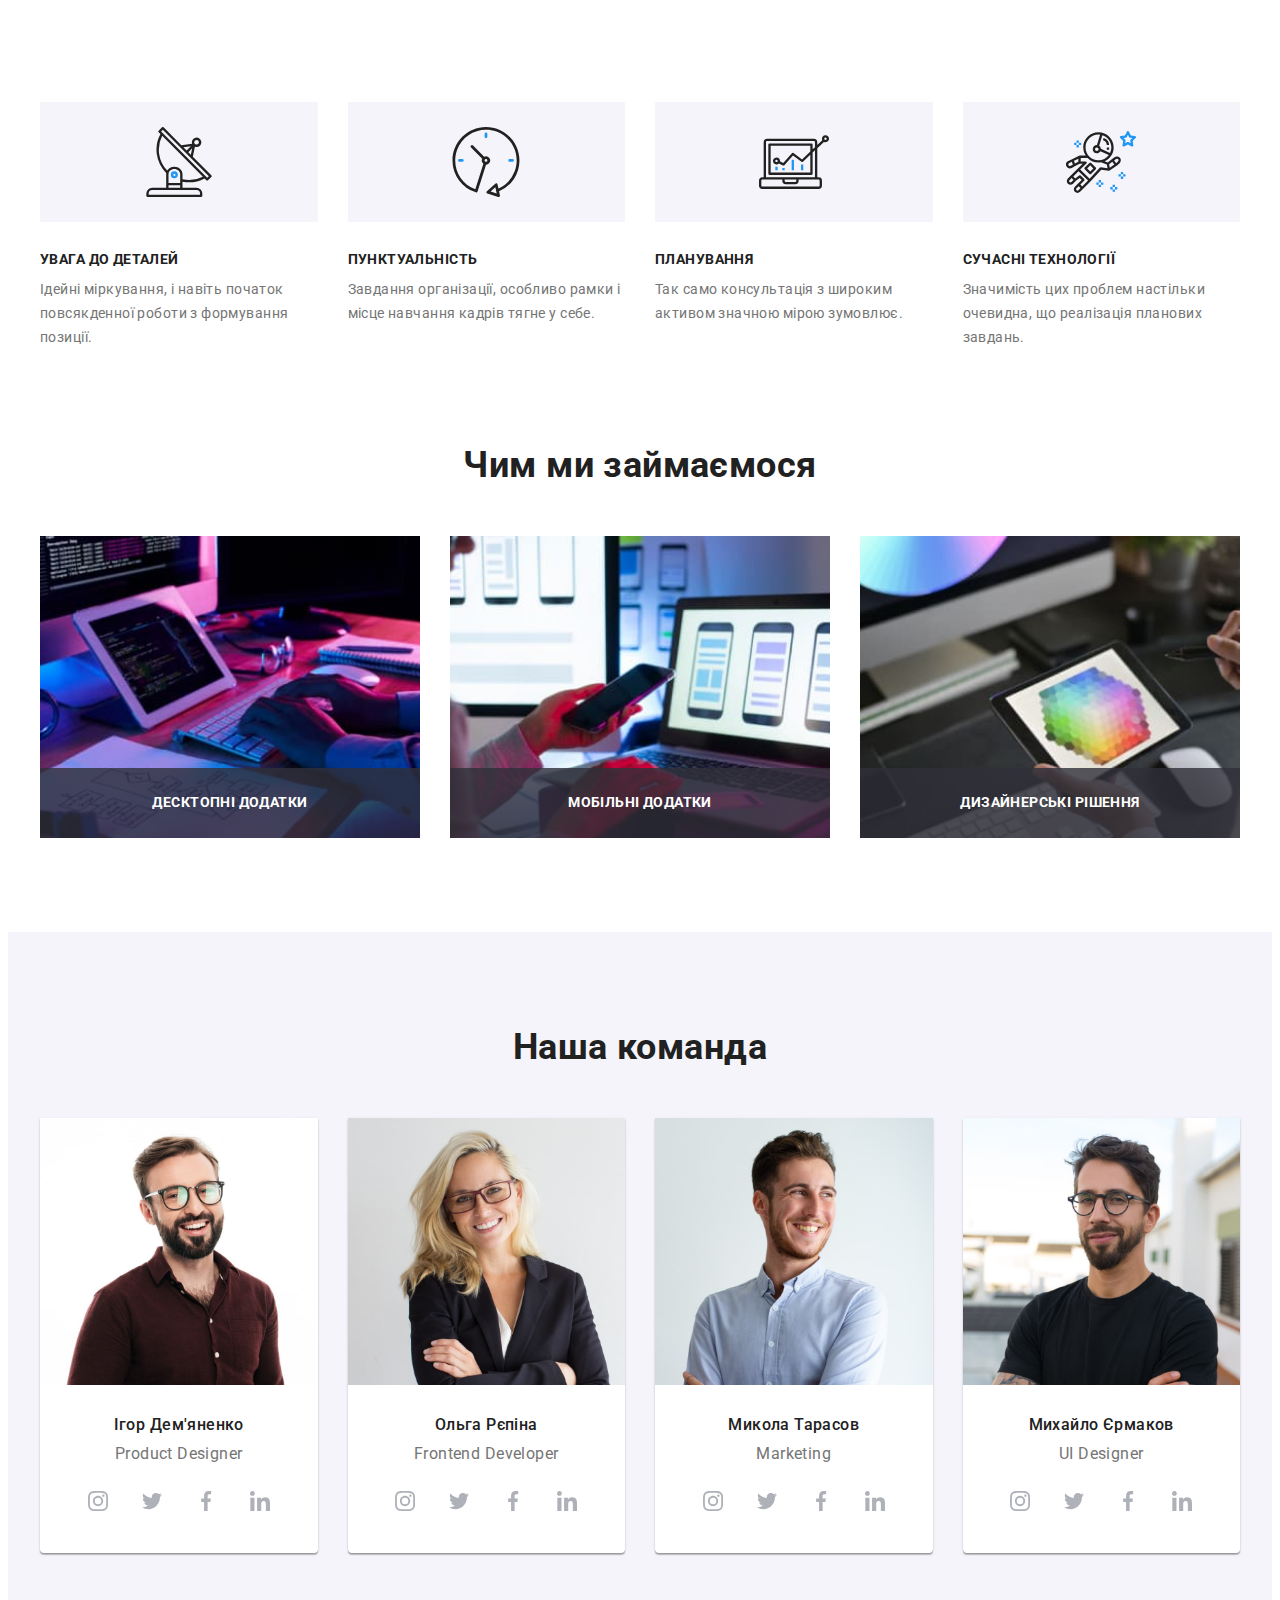
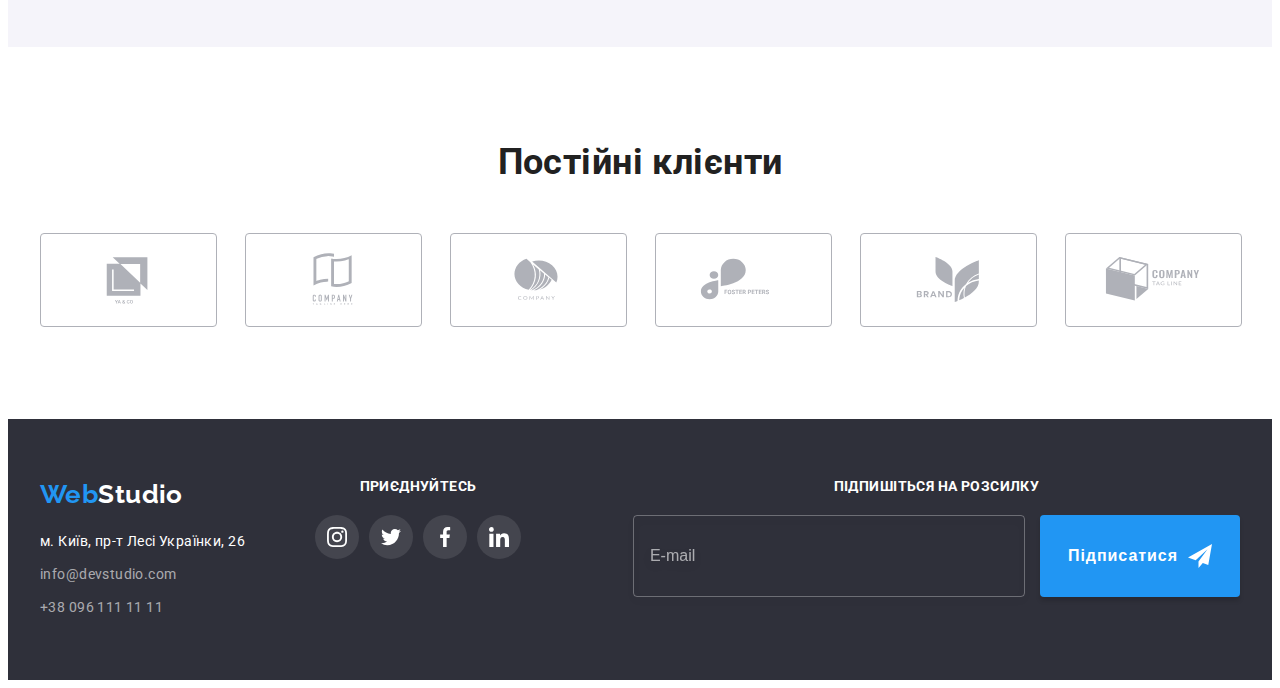
<file: index.html>
<!DOCTYPE html>
<html lang="uk">
  <head>
    <meta charset="UTF-8" />
    <meta http-equiv="X-UA-Compatible" content="IE=edge" />
    <meta name="viewport" content="width=device-width, initial-scale=1.0" />
    <title>Студія</title>
    <link rel="preconnect" href="https://fonts.googleapis.com" />
    <link rel="preconnect" href="https://fonts.gstatic.com" crossorigin />
    <link href="https://fonts.googleapis.com/css2?family=Raleway:wght@700&family=Roboto:wght@400;500;700;900&display=swap" rel="stylesheet" />
    <link
      rel="stylesheet"
      href="https://cdnjs.cloudflare.com/ajax/libs/modern-normalize/1.1.0/modern-normalize.min.css"
      integrity="sha512-wpPYUAdjBVSE4KJnH1VR1HeZfpl1ub8YT/NKx4PuQ5NmX2tKuGu6U/JRp5y+Y8XG2tV+wKQpNHVUX03MfMFn9Q=="
      crossorigin="anonymous"
      referrerpolicy="no-referrer"
    />
    <!-- <link rel="stylesheet" href="./css/styles.css" /> -->
    <link rel="stylesheet" href="./css/main.min.css" />
  </head>

  <body>
    <!-- <header class="header">
      <div class="container header__container">
        <nav class="navigation">
          <a href="./index.html" class="logo link navigation__logo">Web<span class="logo__part logo__part--dark-color">Studio</span></a>
          <ul class="site-nav list">
            <li class="site-nav__item"><a href="./index.html" class="site-nav__link current link">Студія</a></li>
            <li class="site-nav__item"><a href="./portfolio.html" class="site-nav__link link">Портфоліо</a></li>
            <li class="site-nav__item"><a href="#" class="site-nav__link link">Контакти</a></li>
          </ul>
        </nav>
        <ul class="contacts list header__contacts">
          <li class="contacts__item">
            <a href="mailto:info@devstudio.com" class="contacts__link link">
              <svg class="contacts__icon" width="16" height="12">
                <use href="./images/icons.svg#icon-envelope"></use>
              </svg>
              info@devstudio.com</a
            >
          </li>
          <li class="contacts__item">
            <a href="tel:+380961111111" class="contacts__link link">
              <svg class="contacts__icon" width="10" height="16">
                <use href="./images/icons.svg#icon-smartphone"></use>
              </svg>
              +38 096 111 11 11</a
            >
          </li>
        </ul>
      </div>
    </header> -->
    <main>
      <!-- <section class="hero">
        <div class="container hero__container">
          <h1 class="hero__title">Ефективні рішення для вашого бізнесу</h1>
          <button type="button" class="button hero__button" data-modal-open>Замовити послугу</button>
        </div>
      </section> -->
      <section class="features section">
        <div class="container">
          <h2 class="visually-hidden">Особливості</h2>
          <ul class="card-list list">
            <li class="card-list__item">
              <div class="card-list__wrap">
                <svg class="card-list__icon" width="70" height="70">
                  <use href="./images/icons.svg#icon-antenna"></use>
                </svg>
              </div>
              <h3 class="card-list__title">Увага до деталей</h3>
              <p class="card-list__descr">Ідейні міркування, і навіть початок повсякденної роботи з формування позиції.</p>
            </li>
            <li class="card-list__item">
              <div class="card-list__wrap">
                <svg class="card-list__icon" width="70" height="70">
                  <use href="./images/icons.svg#icon-clock"></use>
                </svg>
              </div>
              <h3 class="card-list__title">Пунктуальність</h3>
              <p class="card-list__descr">Завдання організації, особливо рамки і місце навчання кадрів тягне у себе.</p>
            </li>
            <li class="card-list__item">
              <div class="card-list__wrap">
                <svg class="card-list__icon" width="70" height="70">
                  <use href="./images/icons.svg#icon-diagram"></use>
                </svg>
              </div>
              <h3 class="card-list__title">Планування</h3>
              <p class="card-list__descr">Так само консультація з широким активом значною мірою зумовлює.</p>
            </li>
            <li class="card-list__item">
              <div class="card-list__wrap">
                <svg class="card-list__icon" width="70" height="70">
                  <use href="./images/icons.svg#icon-astronaut"></use>
                </svg>
              </div>
              <h3 class="card-list__title">Сучасні технології</h3>
              <p class="card-list__descr">Значимість цих проблем настільки очевидна, що реалізація планових завдань.</p>
            </li>
          </ul>
        </div>
      </section>
      <section class="work section">
        <div class="container">
          <h2 class="work__title">Чим ми займаємося</h2>
          <ul class="pictures-list list">
            <li class="pictures-list__item">
              <div class="pictures-list__bottom">
                <img src="./images/img1.jpg" alt="Набір коду з планшету" width="370" />
                <p class="pictures-list__text">Десктопні додатки</p>
              </div>
            </li>
            <li class="pictures-list__item">
              <div class="pictures-list__bottom">
                <img src="./images/img2.jpg" alt="Набір коду з телефону" width="370" />
                <p class="pictures-list__text">Мобільні додатки</p>
              </div>
            </li>
            <li class="pictures-list__item">
              <div class="pictures-list__bottom">
                <img src="./images/img3.jpg" alt="Планшет з зображенням мозаїки в руках" width="370" />
                <p class="pictures-list__text">Дизайнерські рішення</p>
              </div>
            </li>
          </ul>
        </div>
      </section>
      <section class="people section">
        <div class="container">
          <h2 class="people__title">Наша команда</h2>
          <ul class="people-list list">
            <li class="people-list__item">
              <img src="./images/photo1.jpg" alt="Молодий чоловік в темній сорочці" width="270" />
              <div class="people-list__wrap">
                <h3 class="people-list__subtitle">Ігор Дем'яненко</h3>
                <p lang="en" class="people-list__text">Product Designer</p>
                <ul class="social-list list people__social-list">
                  <li class="social-list__item">
                    <a href="" class="social-list__link">
                      <svg class="social-list__icon" width="20" height="20">
                        <use href="./images/icons.svg#icon-instagram"></use>
                      </svg>
                    </a>
                  </li>
                  <li class="social-list__item">
                    <a href="" class="social-list__link">
                      <svg class="social-list__icon" width="20" height="20">
                        <use href="./images/icons.svg#icon-twitter"></use>
                      </svg>
                    </a>
                  </li>
                  <li class="social-list__item">
                    <a href="" class="social-list__link">
                      <svg class="social-list__icon" width="20" height="20">
                        <use href="./images/icons.svg#icon-facebook"></use>
                      </svg>
                    </a>
                  </li>
                  <li class="social-list__item">
                    <a href="" class="social-list__link">
                      <svg class="social-list__icon" width="20" height="20">
                        <use href="./images/icons.svg#icon-linkedin"></use>
                      </svg>
                    </a>
                  </li>
                </ul>
              </div>
            </li>
            <li class="people-list__item">
              <img src="./images/photo2.jpg" alt="Дівчина блондинка в окулярах" width="270" />
              <div class="people-list__wrap">
                <h3 class="people-list__subtitle">Ольга Рєпіна</h3>
                <p lang="en" class="people-list__text">Frontend Developer</p>
                <ul class="social-list list people__social-list">
                  <li class="social-list__item">
                    <a href="" class="social-list__link">
                      <svg class="social-list__icon" width="20" height="20">
                        <use href="./images/icons.svg#icon-instagram"></use>
                      </svg>
                    </a>
                  </li>
                  <li class="social-list__item">
                    <a href="" class="social-list__link">
                      <svg class="social-list__icon" width="20" height="20">
                        <use href="./images/icons.svg#icon-twitter"></use>
                      </svg>
                    </a>
                  </li>
                  <li class="social-list__item">
                    <a href="" class="social-list__link">
                      <svg class="social-list__icon" width="20" height="20">
                        <use href="./images/icons.svg#icon-facebook"></use>
                      </svg>
                    </a>
                  </li>
                  <li class="social-list__item">
                    <a href="" class="social-list__link">
                      <svg class="social-list__icon" width="20" height="20">
                        <use href="./images/icons.svg#icon-linkedin"></use>
                      </svg>
                    </a>
                  </li>
                </ul>
              </div>
            </li>
            <li class="people-list__item">
              <img src="./images/photo3.jpg" alt="Молодий чоловік в світлій сорочці" width="270" />
              <div class="people-list__wrap">
                <h3 class="people-list__subtitle">Микола Тарасов</h3>
                <p lang="en" class="people-list__text">Marketing</p>
                <ul class="social-list list people__social-list">
                  <li class="social-list__item">
                    <a href="" class="social-list__link">
                      <svg class="social-list__icon" width="20" height="20">
                        <use href="./images/icons.svg#icon-instagram"></use>
                      </svg>
                    </a>
                  </li>
                  <li class="social-list__item">
                    <a href="" class="social-list__link">
                      <svg class="social-list__icon" width="20" height="20">
                        <use href="./images/icons.svg#icon-twitter"></use>
                      </svg>
                    </a>
                  </li>
                  <li class="social-list__item">
                    <a href="" class="social-list__link">
                      <svg class="social-list__icon" width="20" height="20">
                        <use href="./images/icons.svg#icon-facebook"></use>
                      </svg>
                    </a>
                  </li>
                  <li class="social-list__item">
                    <a href="" class="social-list__link">
                      <svg class="social-list__icon" width="20" height="20">
                        <use href="./images/icons.svg#icon-linkedin"></use>
                      </svg>
                    </a>
                  </li>
                </ul>
              </div>
            </li>
            <li class="people-list__item">
              <img src="./images/photo4.jpg" alt="Молодий чоловік в окулярах в темній футболці" width="270" />
              <div class="people-list__wrap">
                <h3 class="people-list__subtitle">Михайло Єрмаков</h3>
                <p lang="en" class="people-list__text">UI Designer</p>
                <ul class="social-list list people__social-list">
                  <li class="social-list__item">
                    <a href="" class="social-list__link">
                      <svg class="social-list__icon" width="20" height="20">
                        <use href="./images/icons.svg#icon-instagram"></use>
                      </svg>
                    </a>
                  </li>
                  <li class="social-list__item">
                    <a href="" class="social-list__link">
                      <svg class="social-list__icon" width="20" height="20">
                        <use href="./images/icons.svg#icon-twitter"></use>
                      </svg>
                    </a>
                  </li>
                  <li class="social-list__item">
                    <a href="" class="social-list__link">
                      <svg class="social-list__icon" width="20" height="20">
                        <use href="./images/icons.svg#icon-facebook"></use>
                      </svg>
                    </a>
                  </li>
                  <li class="social-list__item">
                    <a href="" class="social-list__link">
                      <svg class="social-list__icon" width="20" height="20">
                        <use href="./images/icons.svg#icon-linkedin"></use>
                      </svg>
                    </a>
                  </li>
                </ul>
              </div>
            </li>
          </ul>
        </div>
      </section>
      <section class="clients section">
        <div class="container">
          <h2 class="clients-title">Постійні клієнти</h2>
          <ul class="clients-list list">
            <li class="clients-item">
              <a href="" class="clients-link"
                ><svg class="client-icon" width="106" height="60">
                  <use href="./images/icons.svg#icon-logo1"></use>
                </svg>
              </a>
            </li>
            <li class="clients-item">
              <a href="" class="clients-link">
                <svg class="client-icon" width="106" height="60">
                  <use href="./images/icons.svg#icon-logo2"></use>
                </svg>
              </a>
            </li>
            <li class="clients-item">
              <a href="" class="clients-link">
                <svg class="client-icon" width="106" height="60">
                  <use href="./images/icons.svg#icon-logo3"></use>
                </svg>
              </a>
            </li>
            <li class="clients-item">
              <a href="" class="clients-link"
                ><svg class="client-icon" width="106" height="60">
                  <use href="./images/icons.svg#icon-logo4"></use>
                </svg>
              </a>
            </li>
            <li class="clients-item">
              <a href="" class="clients-link">
                <svg class="client-icon" width="106" height="60">
                  <use href="./images/icons.svg#icon-logo5"></use>
                </svg>
              </a>
            </li>
            <li class="clients-item">
              <a href="" class="clients-link">
                <svg class="client-icon" width="106" height="60">
                  <use href="./images/icons.svg#icon-logo6"></use>
                </svg>
              </a>
            </li>
          </ul>
        </div>
      </section>
    </main>
    <footer class="section footer">
      <div class="container footer__container">
        <div class="footer-logo-address-wrap">
          <a href="./index.html" class="logo link footer__logo">Web<span class="logo__part logo__part--light-color">Studio</span></a>
          <address>
            <ul class="address-list list">
              <li class="address-items">
                <a href="https://goo.gl/maps/QsHPE56uMVztVqJ69" target="_blank" rel="noreferrer nofollow noopener" class="address-item link">м. Київ, пр-т Лесі Українки, 26 </a>
              </li>
              <li class="address-items"><a href="mailto:info@devstudio.com" class="footer-contacts-item link">info@devstudio.com</a></li>
              <li class="address-items"><a href="tel:+380961111111" class="footer-contacts-item link">+38 096 111 11 11</a></li>
            </ul>
          </address>
        </div>
        <div class="footer-social-wrap">
          <p class="footer-social-text">Приєднуйтесь</p>
          <ul class="social-list list people__social-list">
            <li class="social-list__item">
              <a href="" class="social-list__link social-list__link--light-color">
                <svg class="social-list__icon" width="20" height="20">
                  <use href="./images/icons.svg#icon-instagram"></use>
                </svg>
              </a>
            </li>
            <li class="social-list__item">
              <a href="" class="social-list__link social-list__link--light-color">
                <svg class="social-list__icon" width="20" height="20">
                  <use href="./images/icons.svg#icon-twitter"></use>
                </svg>
              </a>
            </li>
            <li class="social-list__item">
              <a href="" class="social-list__link social-list__link--light-color">
                <svg class="social-list__icon" width="20" height="20">
                  <use href="./images/icons.svg#icon-facebook"></use>
                </svg>
              </a>
            </li>
            <li class="social-list__item">
              <a href="" class="social-list__link social-list__link--light-color">
                <svg class="social-list__icon" width="20" height="20">
                  <use href="./images/icons.svg#icon-linkedin"></use>
                </svg>
              </a>
            </li>
          </ul>
        </div>
        <div class="sign-in">
          <p class="sign-text">Підпишіться на розсилку</p>
          <form class="sign-form">
            <input type="text" name="mail" class="input-sign-mail" placeholder="E-mail" required />
            <button type="submit" class="btn-sign">
              Підписатися
              <svg class="sign-icon" width="24" height="24">
                <use href="./images/icons.svg#icon-send"></use>
              </svg>
            </button>
          </form>
        </div>
      </div>
    </footer>
    <div class="backdrop is-hidden" data-modal>
      <div class="modal">
        <button type="button" class="btn-close-modal" data-modal-close>
          <svg class="close-modal-icon" width="18" height="18">
            <use href="./images/icons.svg#icon-close-black"></use>
          </svg>
        </button>
        <p class="modal-title">Залиште свої дані, ми вам передзвонимо</p>
        <form>
          <div class="modal-field">
            <label for="user-name" class="modal-label">Ім'я</label>
            <div class="input-wrap">
              <input type="text" name="name" id="user-name" class="modal-input" required />
              <svg class="modal-icon" width="18" height="18">
                <use href="./images/icons.svg#icon-person-black"></use>
              </svg>
            </div>
          </div>
          <div class="modal-field">
            <label for="user-tel" class="modal-label">Телефон</label>
            <div class="input-wrap">
              <input type="tel" name="tel" id="user-tel" class="modal-input" required />
              <svg class="modal-icon" width="18" height="18">
                <use href="./images/icons.svg#icon-phone-black"></use>
              </svg>
            </div>
          </div>
          <div class="modal-field">
            <label for="user-mail" class="modal-label">Пошта</label>
            <div class="input-wrap">
              <input type="email" name="email" id="user-mail" class="modal-input" required />
              <svg class="modal-icon" width="18" height="18">
                <use href="./images/icons.svg#icon-email-black"></use>
              </svg>
            </div>
          </div>
          <div class="modal-field comment">
            <label for="user-comment" class="modal-label">Коментар</label>
            <textarea name="comment" id="user-comment" class="modal-textarea" placeholder="Введіть текст"></textarea>
          </div>
          <div class="modal-field agree">
            <label class="modal-label agee">
              <input type="checkbox" name="agreement" class="modal-checkbox visually-hidden" />
              <svg class="icon-checkbox" id="user-agreement" width="16" height="15">
                <use href="./images/icons.svg#icon-check118"></use>
              </svg>
              Погоджуюся з розсилкою та приймаю <a class="agree-link link">Умови договору</a>
            </label>
          </div>
          <button type="submit" class="modal-button-send">Відправити</button>
        </form>
      </div>
    </div>
    <script src="./js/modal.js"></script>
  </body>
</html>
</file>
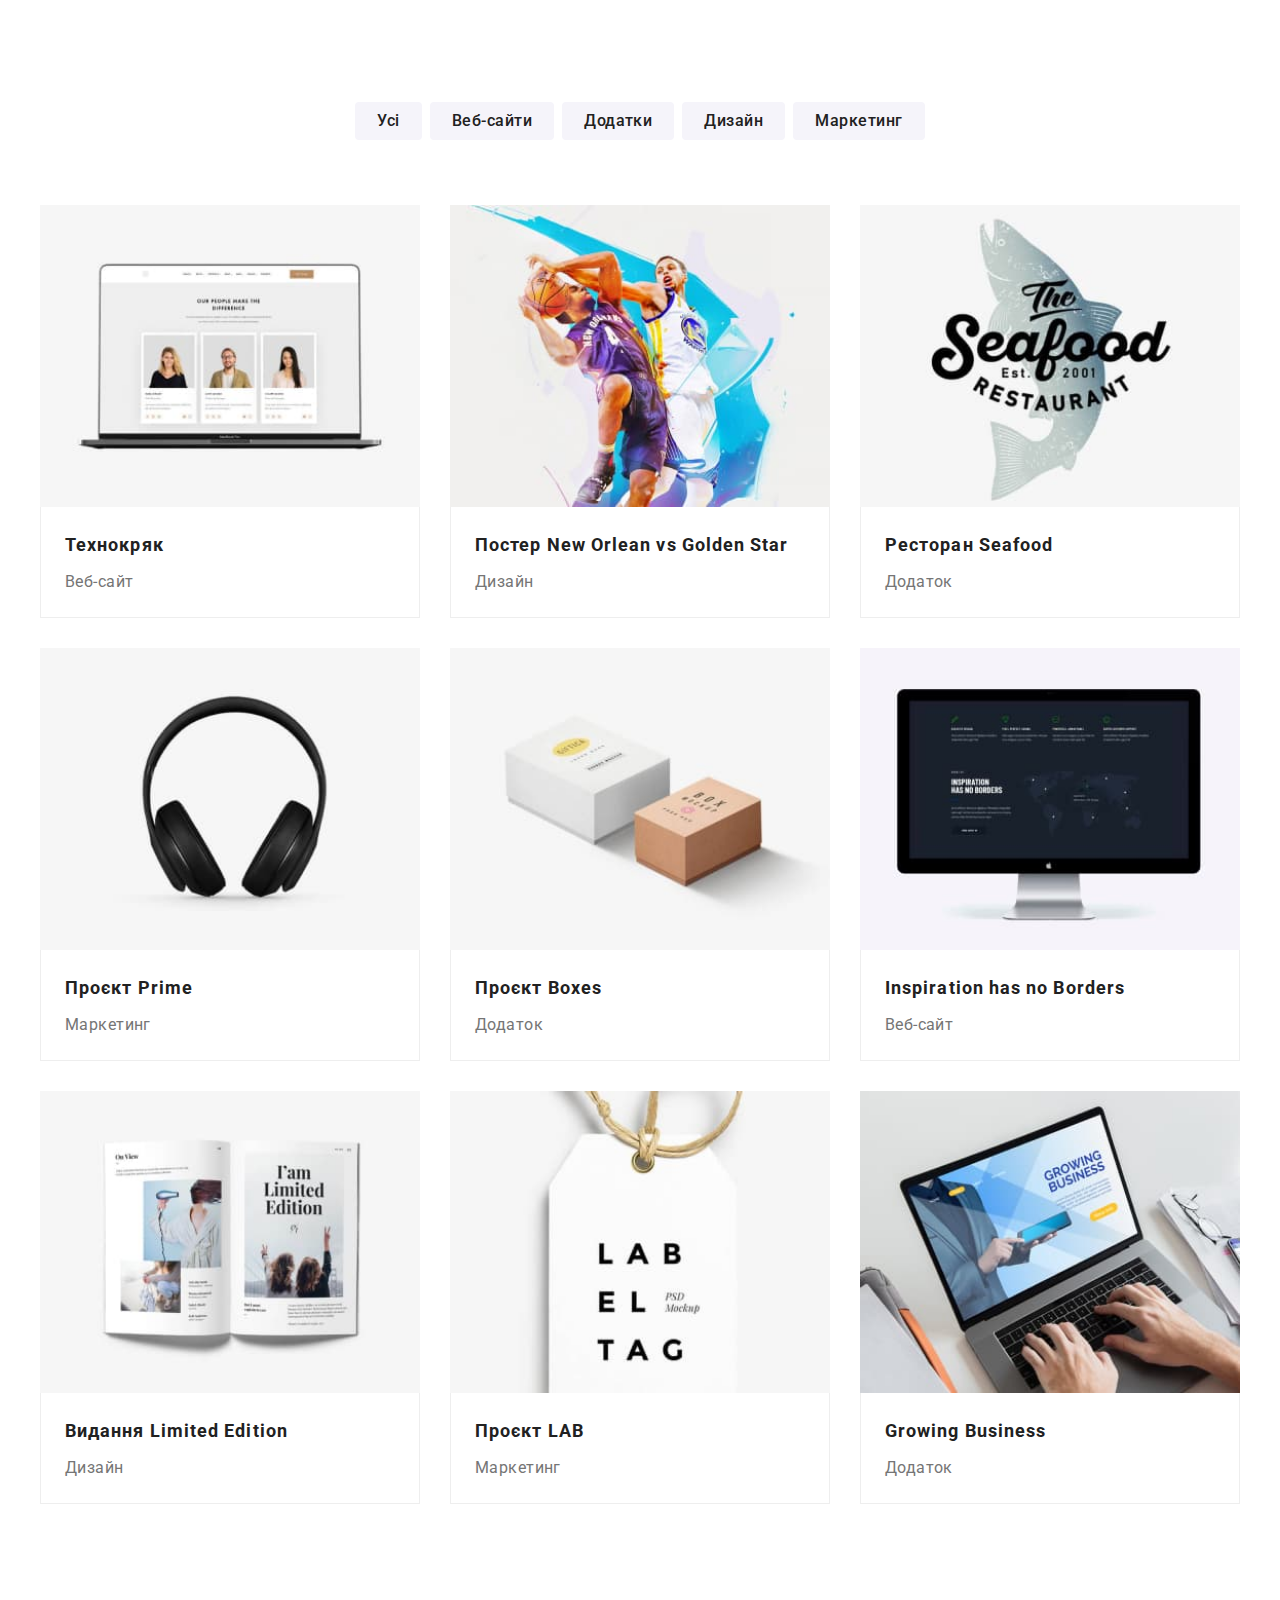
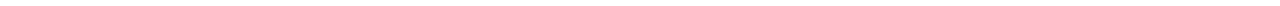
<file: portfolio.html>
<!DOCTYPE html>
<html lang="uk">
  <head>
    <meta charset="UTF-8" />
    <meta http-equiv="X-UA-Compatible" content="IE=edge" />
    <meta name="viewport" content="width=device-width, initial-scale=1.0" />
    <title>Портфоліо</title>
    <link rel="preconnect" href="https://fonts.googleapis.com" />
    <link rel="preconnect" href="https://fonts.gstatic.com" crossorigin />
    <link href="https://fonts.googleapis.com/css2?family=Raleway:wght@700&family=Roboto:wght@400;500;700;900&display=swap" rel="stylesheet" />
    <link
      rel="stylesheet"
      href="https://cdnjs.cloudflare.com/ajax/libs/modern-normalize/1.1.0/modern-normalize.min.css"
      integrity="sha512-wpPYUAdjBVSE4KJnH1VR1HeZfpl1ub8YT/NKx4PuQ5NmX2tKuGu6U/JRp5y+Y8XG2tV+wKQpNHVUX03MfMFn9Q=="
      crossorigin="anonymous"
      referrerpolicy="no-referrer"
    />
    <!-- <link rel="stylesheet" href="./css/styles.css" /> -->
    <link rel="stylesheet" href="./css/main.min.css">
  </head>
  <body>
    <!-- <header class="header">
      <div class="container header__container">
        <nav class="navigation">
          <a href="./index.html" class="logo link navigation__logo">Web<span class="logo__part">Studio</span></a>
          <ul class="site-nav list ">
            <li class="site-nav__item"><a href="./index.html" class="site-nav__link link">Студія</a></li>
            <li class="site-nav__item"><a href="./portfolio.html" class="site-nav__link link current">Портфоліо</a></li>
            <li class="site-nav__item"><a href="#" class="site-nav__link link">Контакти</a></li>
          </ul>
        </nav>
        <ul class="contacts list header__contacts">
          <li class="contacts__item">
            <a href="mailto:info@devstudio.com" class="contacts__link link">
              <svg class="contacts__icon" width="16" height="12">
                <use href="./images/icons.svg#icon-envelope"></use>
              </svg>
              info@devstudio.com</a
            >
          </li>
          <li class="contacts__item">
            <a href="tel:+380961111111" class="contacts__link link">
              <svg class="contacts__icon" width="10" height="16">
                <use href="./images/icons.svg#icon-smartphone"></use>
              </svg>
              +38 096 111 11 11</a
            >
          </li>
        </ul>
      </div>
    </header> -->
    <main>
      <section class="section">
        <div class="container">
          <h1 class="visually-hidden">Портфоліо</h1>
          <ul class="buttons-list list">
            <li class="btn-item"><button type="button" class="button-item">Усі</button></li>
            <li class="btn-item"><button type="button" class="button-item">Веб-сайти</button></li>
            <li class="btn-item"><button type="button" class="button-item">Додатки</button></li>
            <li class="btn-item"><button type="button" class="button-item">Дизайн</button></li>
            <li class="btn-item"><button type="button" class="button-item">Маркетинг</button></li>
          </ul>
          <ul class="projects-list list">
            <li class="project-item">
              <a class="card-link" href="#">
                <div class="thumb-project-img">
                  <img src="./images/portfolio-photo1.jpg" alt="Ноутбук" width="370" />
                  <p class="card-text-overlay">
                    Ресурс пропонує комплексні пропозиції з різним рівнем функціоналу та сервісів. Все це дозволить відвідувачу отримати вичерпні відомості про компанію чи приватну особу.
                  </p>
                </div>
                <div class="wrapper-project-text">
                  <h2 class="project-title">Технокряк</h2>
                  <p class="project-type">Веб-сайт</p>
                </div>
              </a>
            </li>
            <li class="project-item">
              <a class="card-link" href="#">
                <div class="thumb-project-img">
                  <img src="./images/portfolio-photo2.jpg" alt="Два хлопці з баскетбоьним мячем" width="370" />
                  <p class="card-text-overlay">
                    Ресурс пропонує комплексні пропозиції з різним рівнем функціоналу та сервісів. Все це дозволить відвідувачу отримати вичерпні відомості про компанію чи приватну особу.
                  </p>
                </div>
                <div class="wrapper-project-text">
                  <h2 class="project-title">Постер <span lang="en">New Orlean vs Golden Star</span></h2>
                  <p class="project-type">Дизайн</p>
                </div>
              </a>
            </li>
            <li class="project-item">
              <a class="card-link" href="#">
                <div class="thumb-project-img">
                  <img src="./images/portfolio-photo3.jpg" alt="Риба з надписом" width="370" />
                  <p class="card-text-overlay">
                    Ресурс пропонує комплексні пропозиції з різним рівнем функціоналу та сервісів. Все це дозволить відвідувачу отримати вичерпні відомості про компанію чи приватну особу.
                  </p>
                </div>
                <div class="wrapper-project-text">
                  <h2 class="project-title">Ресторан <span lang="en">Seafood</span></h2>
                  <p class="project-type">Додаток</p>
                </div>
              </a>
            </li>
            <li class="project-item">
              <a class="card-link" href="#">
                <div class="thumb-project-img">
                  <img src="./images/portfolio-photo4.jpg" alt="Навушники" width="370" />
                  <p class="card-text-overlay">
                    Ресурс пропонує комплексні пропозиції з різним рівнем функціоналу та сервісів. Все це дозволить відвідувачу отримати вичерпні відомості про компанію чи приватну особу.
                  </p>
                </div>
                <div class="wrapper-project-text">
                  <h2 class="project-title">Проєкт <span lang="en">Prime</span></h2>
                  <p class="project-type">Маркетинг</p>
                </div>
              </a>
            </li>
            <li class="project-item">
              <a class="card-link" href="#">
                <div class="thumb-project-img">
                  <img src="./images/portfolio-photo5.jpg" alt="Дві коробки" width="370" />
                  <p class="card-text-overlay">
                    Ресурс пропонує комплексні пропозиції з різним рівнем функціоналу та сервісів. Все це дозволить відвідувачу отримати вичерпні відомості про компанію чи приватну особу.
                  </p>
                </div>
                <div class="wrapper-project-text">
                  <h2 class="project-title">Проєкт <span lang="en">Boxes</span></h2>
                  <p class="project-type">Додаток</p>
                </div>
              </a>
            </li>
            <li class="project-item">
              <a class="card-link" href="#">
                <div class="thumb-project-img">
                  <img src="./images/portfolio-photo6.jpg" alt="Монітор компютера" width="370" />
                  <p class="card-text-overlay">
                    Ресурс пропонує комплексні пропозиції з різним рівнем функціоналу та сервісів. Все це дозволить відвідувачу отримати вичерпні відомості про компанію чи приватну особу.
                  </p>
                </div>
                <div class="wrapper-project-text">
                  <h2 lang="en" class="project-title">Inspiration has no Borders</h2>
                  <p class="project-type">Веб-сайт</p>
                </div>
              </a>
            </li>
            <li class="project-item">
              <a class="card-link" href="#">
                <div class="thumb-project-img">
                  <img src="./images/portfolio-photo7.jpg" alt="Розгорнутий журнал" width="370" />
                  <p class="card-text-overlay">
                    Ресурс пропонує комплексні пропозиції з різним рівнем функціоналу та сервісів. Все це дозволить відвідувачу отримати вичерпні відомості про компанію чи приватну особу.
                  </p>
                </div>
                <div class="wrapper-project-text">
                  <h2 class="project-title">Видання <span lang="en">Limited Edition</span></h2>
                  <p class="project-type">Дизайн</p>
                </div>
              </a>
            </li>
            <li class="project-item">
              <a class="card-link" href="#">
                <div class="thumb-project-img">
                  <img src="./images/portfolio-photo8.jpg" alt="Кулон-емблема" width="370" />
                  <p class="card-text-overlay">
                    Ресурс пропонує комплексні пропозиції з різним рівнем функціоналу та сервісів. Все це дозволить відвідувачу отримати вичерпні відомості про компанію чи приватну особу.
                  </p>
                </div>
                <div class="wrapper-project-text">
                  <h2 class="project-title">Проєкт LAB</h2>
                  <p class="project-type">Маркетинг</p>
                </div>
              </a>
            </li>
            <li class="project-item">
              <a class="card-link" href="#">
                <div class="thumb-project-img">
                  <img src="./images/portfolio-photo9.jpg" alt="Людина працює на ноутбуці" width="370" />
                  <p class="card-text-overlay">
                    Ресурс пропонує комплексні пропозиції з різним рівнем функціоналу та сервісів. Все це дозволить відвідувачу отримати вичерпні відомості про компанію чи приватну особу.
                  </p>
                </div>
                <div class="wrapper-project-text">
                  <h2 lang="en" class="project-title">Growing Business</h2>
                  <p class="project-type">Додаток</p>
                </div>
              </a>
            </li>
          </ul>
        </div>
      </section>
    </main>
    <!-- <footer class="footer">
      <div class="container footer__container">
        <div class="footer-logo-address-wrap">
          <a href="./index.html" class="logo link footer__logo">Web<span class="logo__part logo__part--light-color">Studio</span></a>
          <address>
            <ul class="address-list list">
              <li class="address-items">
                <a href="https://goo.gl/maps/QsHPE56uMVztVqJ69" target="_blank" rel="noreferrer nofollow noopener" class="address-item link">м. Київ, пр-т Лесі Українки, 26 </a>
              </li>
              <li class="address-items"><a href="mailto:info@devstudio.com" class="footer-contacts-item link">info@devstudio.com</a></li>
              <li class="address-items"><a href="tel:+380961111111" class="footer-contacts-item link">+38 096 111 11 11</a></li>
            </ul>
          </address>
        </div>
        <div class="footer-social-wrap">
          <p class="footer-social-text">Приєднуйтесь</p>
          <ul class="social-list list people__social-list">
            <li class="social-list__item">
              <a href="" class="social-list__link social-list__link--light-color">
                <svg class="social-list__icon" width="20" height="20">
                  <use href="./images/icons.svg#icon-instagram"></use>
                </svg>
              </a>
            </li>
            <li class="social-list__item">
              <a href="" class="social-list__link social-list__link--light-color">
                <svg class="social-list__icon" width="20" height="20">
                  <use href="./images/icons.svg#icon-twitter"></use>
                </svg>
              </a>
            </li>
            <li class="social-list__item">
              <a href="" class="social-list__link social-list__link--light-color">
                <svg class="social-list__icon" width="20" height="20">
                  <use href="./images/icons.svg#icon-facebook"></use>
                </svg>
              </a>
            </li>
            <li class="social-list__item">
              <a href="" class="social-list__link social-list__link--light-color">
                <svg class="social-list__icon" width="20" height="20">
                  <use href="./images/icons.svg#icon-linkedin"></use>
                </svg>
              </a>
            </li>
          </ul>
        </div>
        <div class="sign-in">
          <b class="sign-text">Підпишіться на розсилку</b>
          <form class="sign-form">
            <div class="sign-field">
              <input type="text" name="mail" class="input-sign-mail" placeholder="E-mail" />
            </div>
            <button type="submit" class="btn-sign">
              Підписатися
              <svg class="sign-icon" width="24" height="24">
                <use href="./images/icons.svg#icon-send"></use>
              </svg>
            </button>
          </form>
        </div>
      </div>
    </footer> -->
  </body>
</html>
</file>
<file: css/styles.css>
/* :root {
  --main-text-color: #757575;
  --secondary-text-color: #212121;
  --logo-text-color: #000000;
  --accent-color: #2196f3;
  --active-button-color: #188ce8;
  --white-text-color: #ffffff;
  --main-background-color: #ffffff;
  --background-portfolio-projects-item: #eeeeee;
  --background-color-our-team-section: #f5f4fa;
  --footer-contacts-text-color: rgba(255, 255, 255, 0.6);
  --background-color-footer: #2f303a;
  --line-header-color: #ececec;
  --icons-color: #afb1b8;
} */

/* body {
  font-family: 'Roboto', sans-serif;
  font-size: 14px;
  letter-spacing: 0.03em;
  color: var(--main-text-color);
  background-color: var(--main-background-color);
} */

/*  Reset */

/* ul {
  margin: 0;
  padding-left: 0;
}

h1,
h2,
h3,
h4,
h5,
h6,
p {
  margin: 0;
}

button {
  cursor: pointer;
  display: block;
  border: none;
  border-radius: 4px;
}

address {
  font-style: normal;
}

img {
  display: block;
  max-width: 100%;
  height: auto;
}

.link {
  text-decoration: none;
  color: inherit;
}

.list {
  list-style-type: none;
  padding-left: 0;
  margin: 0;
} */
/* .container {
  width: 1200px;
  margin: 0 auto;
  padding-left: 15px;
  padding-right: 15px;

} */

/* .section {
  padding-top: 94px;
  padding-bottom: 94px;
} */

/* .logo.link {
  display: block;
} */

/* Header styles */
/* 
.header.logo.link {
  padding-top: 24px;
  padding-bottom: 25px;
}

.logo {
  font-family: 'Raleway', sans-serif;
  font-weight: 700;
  font-size: 26px;
  line-height: 1.19;
  color: var(--accent-color);
}

.logo-header {
  color: var(--logo-text-color);
}

.nav-item {
  position: relative;
  font-weight: 500;
  line-height: 1.14;
  letter-spacing: 0.02em;
  color: var(--secondary-text-color);
  padding: 32px 0;
  transition-property: color;
  transition-duration: 250ms;
  transition-timing-function: cubic-bezier(0.4, 0, 0.2, 1);
}

.nav-item:hover,
.nav-item:focus {
  color: var(--accent-color);
}

.current {
  color: var(--accent-color);
}
.current::after {
  position: absolute;
  content: '';
  width: 100%;
  height: 4px;
  border-radius: 2px;
  background-color: var(--accent-color);
  display: block;
  bottom: 0;
}

.header-contacts-item {
  font-weight: 500;
  line-height: 1.14;
  letter-spacing: 0.02em;
  color: var(--main-text-color);
  padding: 32px 0;
  display: flex;
  align-items: center;
  transition-property: color;
  transition-duration: 250ms;
  transition-timing-function: cubic-bezier(0.4, 0, 0.2, 1);
}

.header-contacts-item:hover,
.header-contacts-item:focus {
  color: var(--accent-color);
}
.header {
  border-bottom: 1px solid var(--line-header-color);
}

.nav-list.list {
  display: flex;
  align-items: center;
}

.nav-list-item:not(:last-child) {
  margin-right: 50px;
}

.header-contacts.list {
  display: flex;
  margin-left: auto;
}

.header-contact-items:not(:last-child) {
  margin-right: 50px;
}

.navigation {
  display: flex;
}

.navigation > .logo.link {
  margin-right: 93px;
  padding-top: 24px;
  padding-bottom: 25px;
}
.header .container {
  display: flex;
  align-items: center;
}

.header-contact-icon {
  margin-right: 10px;
  fill: currentColor;
} */
/* Hero styles */
/* 
.hero {
  background-color: #c4c4c4;
  padding-top: 200px;
  padding-bottom: 200px;
  max-width: 1600px;
  height: 600px;
  background-image: linear-gradient(rgba(47, 48, 58, 0.4), rgba(47, 48, 58, 0.4)), url(../images/hero-bg.jpg);
  background-position: center;
  background-size: cover;
  background-repeat: no-repeat;
  margin-left: auto;
  margin-right: auto;
}

.hero-title {
  font-weight: 900;
  font-size: 44px;
  line-height: 1.36;
  text-align: center;
  letter-spacing: 0.06em;
  text-transform: uppercase;
  color: var(--white-text-color);
  margin-bottom: 30px;
  max-width: 696px;
  margin-left: auto;
  margin-right: auto;
  
}

.hero-button {
  font-family: inherit;
  font-weight: 700;
  font-size: 16px;
  line-height: 1.88;
  letter-spacing: 0.06em;
  color: var(--white-text-color);
  background-color: var(--accent-color);
  padding: 10px 32px;
  margin-left: auto;
  margin-right: auto;
  transition: background-color 250ms cubic-bezier(0.4, 0, 0.2, 1);
}

.hero-button:hover,
.hero-button:focus {
  background-color: var(--active-button-color);
} */

/* Features styles */

/* .visually-hidden {
  position: absolute;
  width: 1px;
  height: 1px;
  margin: -1px;
  border: 0;
  padding: 0;

  white-space: nowrap;
  clip-path: inset(100%);
  clip: rect(0 0 0 0);
  overflow: hidden;
} */
/* 
.features-subtitle {
  font-size: 14px;
  line-height: 1.14;
  text-transform: uppercase;
  color: var(--secondary-text-color);
  margin-bottom: 10px;
}

.features-descr {
  line-height: 1.71;
}

.features-item {
  width: calc((100% - 90px) / 4);
}
.features-list {
  display: flex;
}
.features-item:not(:last-child) {
  margin-right: 30px;
}

.features-icon-wrap {
  width: 100%;
  height: 120px;
  background-color: #f5f4fa;
  display: flex;
  justify-content: center;
  align-items: center;
  margin-bottom: 30px;
} */

/* Work styles */
/* 
.work-title,
.team-title,
.clients-title {
  font-size: 36px;
  line-height: 1.17;
  text-align: center;
  color: var(--secondary-text-color);
  margin-bottom: 50px;
} */
/* 
.section.work {
  padding-top: 0;
}

.work-item {
  width: calc((100% - 60px) / 3);
}

.work-list {
  display: flex;
}

.work-item:not(:last-child) {
  margin-right: 30px;
}

.work-img-thumb {
  position: relative;
}

.work-overlay {
  position: absolute;
  width: 100%;
  height: 70px;
  bottom: 0;
  background-color: rgba(47, 48, 58, 0.8);
  font-weight: 700;
  line-height: 1.14;
  text-transform: uppercase;
  color: var(--white-text-color);
  display: flex;
  align-items: center;
  justify-content: center;
} */

/* Our team styles */
/* 
.our-team {
  background-color: var(--background-color-our-team-section);
}

.team-list {
  display: flex;
}

.team-item {
  background-color: var(--main-background-color);
  width: calc((100% - 90px) / 4);
  box-shadow: 0px 1px 3px rgba(0, 0, 0, 0.12), 0px 1px 1px rgba(0, 0, 0, 0.14), 0px 2px 1px rgba(0, 0, 0, 0.2);
  border-radius: 0px 0px 4px 4px;
}

.team-item:not(:last-child) {
  margin-right: 30px;
}

.subtitle-profession {
  padding-top: 30px;
  padding-bottom: 30px;
}

.team-subtitle {
  font-weight: 500;
  font-size: 16px;
  line-height: 1.19;
  text-align: center;
  color: var(--secondary-text-color);
  margin-bottom: 10px;
}

.team-profession {
  font-size: 16px;
  line-height: 1.19;
  text-align: center;
  margin-bottom: 16px;
}

.social-list {
  display: flex;
  gap: 10px;
  justify-content: center;
}
.social-item {
  width: 44px;
  height: 44px;
}

.social-link {
  width: 100%;
  height: 100%;
  border-radius: 50%;
  display: flex;
  align-items: center;
  justify-content: center;
  color: var(--icons-color);
  transition: background-color 250ms cubic-bezier(0.4, 0, 0.2, 1), color 250ms cubic-bezier(0.4, 0, 0.2, 1);
}

.social-icon {
  fill: currentColor;
}

.social-link:hover,
.social-link:focus {
  background-color: var(--accent-color);
  color: var(--main-background-color);
} */

/*  Clients styles */
/* 
.clients-title {
  margin-bottom: 50px;
}

.clients-list {
  display: flex;
  gap: 30px;
}
.clients-item {
  width: calc((100% - 150px) / 6);
  height: 92px;
}
.clients-link {
  width: 100%;
  height: 100%;
  display: flex;
  justify-content: center;
  align-items: center;
  border: 1px solid currentColor;
  border-radius: 4px;
  color: var(--icons-color);
  transition: color 250ms cubic-bezier(0.4, 0, 0.2, 1);
}

.client-icon {
  fill: currentColor;
}

.clients-link:hover,
.clients-link:focus {
  
  color: var(--accent-color);
} */

/*  Footer styles */
/* 
.footer-section {
  background-color: var(--background-color-footer);
  padding-top: 60px;
  padding-bottom: 60px;
}

.footer-section .logo.link {
  margin-bottom: 20px;
}
.logo-footer {
  color: var(--white-text-color);
}
.address-items:not(:last-child) {
  margin-bottom: 9px;
}

.address-item.link {
  line-height: 1.71;
  color: var(--white-text-color);
}
.address-list .link {
  transition: color 250ms cubic-bezier(0.4, 0, 0.2, 1);
}

.address-item.link:hover,
.address-item.link:focus {
  color: var(--accent-color);
}
.footer-contacts-item.link {
  line-height: 1.71;
  color: var(--footer-contacts-text-color);
}

.footer-contacts-item.link:hover,
.footer-contacts-item.link:focus {
  color: var(--accent-color);
}

.footer-social-text {
  font-weight: 700;
  font-size: 14px;
  line-height: 1, 14px;
  text-transform: uppercase;
  color: var(--white-text-color);
  margin-bottom: 20px;
}

.footer-social-list {
  display: flex;
  gap: 10px;
  justify-content: center;
}
.footer-social-item {
  width: 44px;
  height: 44px;
}

.footer-social-link {
  width: 100%;
  height: 100%;
  display: flex;
  justify-content: center;
  align-items: center;
  border-radius: 50%;
  background-color: rgba(255, 255, 255, 0.1);
  color: var(--white-text-color);
  transition: background-color 250ms cubic-bezier(0.4, 0, 0.2, 1);
}

.footer-social-icon {
  fill: currentColor;
}

.footer-social-link:hover,
.footer-social-link:focus {
  background-color: var(--accent-color);
}

.footer-logo-address-wrap {
  margin-right: 70px;
}
.footer-contaier {
  display: flex;
  align-items: baseline;
}

.sign-in {
  margin-left: auto;
}

.sign-text {
  display: block;
  font-weight: 700;
  line-height: 1.14;
  text-transform: uppercase;
  color: var(--white-text-color);
  margin-bottom: 20px;
}

.input-sign-mail {
  border: 1px solid rgba(255, 255, 255, 0.3);
  filter: drop-shadow(0px 4px 4px rgba(0, 0, 0, 0.15));
  border-radius: 4px;
  background-color: transparent;
  width: 358px;
  height: 50px;
  padding: 15px 16px;
  margin-right: 15px;
  outline: transparent;
  color: var(--white-text-color);
}

.input-sign-mail::placeholder {
  font-weight: 400;
  font-size: 16px;
  line-height: 1.25;
  display: flex;
  align-items: center;
  color: rgba(255, 255, 255, 0.6);
}

.btn-sign {
  background: var(--accent-color);
  box-shadow: 0px 4px 4px rgba(0, 0, 0, 0.15);
  border-radius: 4px;
  padding: 10px 28px;
  font-weight: 700;
  font-size: 16px;
  line-height: 1.88;
  display: flex;
  align-items: center;
  text-align: center;
  letter-spacing: 0.06em;
  color: var(--white-text-color);
  transition: background-color 250ms cubic-bezier(0.4, 0, 0.2, 1);
}

.btn-sign:hover,
.btn-sign:focus {
  background-color: var(--active-button-color);
}

.sign-icon {
  margin-left: 10px;
  fill: var(--main-background-color);
}

.sign-form {
  display: flex;
} */

/* Portfolio styles */
/* 
.buttons-list {
  display: flex;
  justify-content: center;
  margin-bottom: 50px;
}
.btn-item:not(:last-child) {
  margin-right: 8px;
}

.button-item {
  font-family: inherit;
  font-weight: 500;
  font-size: 16px;
  line-height: 1.63;
  text-align: center;
  letter-spacing: 0.03em;
  color: var(--secondary-text-color);
  background: #f5f4fa;
  padding: 6px 22px;
  transition: background-color 250ms cubic-bezier(0.4, 0, 0.2, 1), color 250ms cubic-bezier(0.4, 0, 0.2, 1), box-shadow 250ms cubic-bezier(0.4, 0, 0.2, 1);
}

.button-item:hover,
.button-item:focus {
  color: var(--white-text-color);
  background-color: var(--accent-color);
  box-shadow: 0px 3px 1px rgba(0, 0, 0, 0.1), 0px 1px 2px rgba(0, 0, 0, 0.08), 0px 2px 2px rgba(0, 0, 0, 0.12);
}

.project-title {
  font-size: 18px;
  line-height: 2;
  letter-spacing: 0.06em;
  color: var(--secondary-text-color);
  margin-bottom: 4px;
}

.project-type {
  font-size: 16px;
  line-height: 1.88;
}

.wrapper-project-text {
  padding: 20px 24px;
  border-left: 1px solid var(--background-portfolio-projects-item);
  border-right: 1px solid var(--background-portfolio-projects-item);
  border-bottom: 1px solid var(--background-portfolio-projects-item);
}

.projects-list.list {
  display: flex;
  flex-wrap: wrap;
  gap: 30px;
}

.project-item {
  flex-basis: calc((100% - 60px) / 3);
}

.card-link {
  color: currentColor;
  text-decoration: none;
  display: block;
  transition: box-shadow 250ms cubic-bezier(0.4, 0, 0.2, 1);
}

.card-link:hover,
.card-link:focus {
  box-shadow: 0px 1px 1px rgba(0, 0, 0, 0.12), 0px 4px 4px rgba(0, 0, 0, 0.06), 1px 4px 6px rgba(0, 0, 0, 0.16);
}

.thumb-project-img {
  position: relative;
  display: block;
  overflow: hidden;
}

.card-text-overlay {
  position: absolute;
  width: 100%;
  height: 100%;
  top: 0;
  left: 0;
  padding: 63px 24px;
  font-weight: 400;
  font-size: 18px;
  line-height: 1.56;
  color: var(--white-text-color);
  background-color: rgba(33, 150, 243, 0.9);
  transform: translateY(100%);
  transition: transform 250ms cubic-bezier(0.4, 0, 0.2, 1);
}

.card-link:hover .card-text-overlay,
.card-link:focus .card-text-overlay {
  transform: translateY(0);
} */

/* Modal styles */
/* 
.backdrop {
  position: fixed;
  top: 0;
  left: 0;
  width: 100%;
  height: 100%;
  background-color: rgba(0, 0, 0, 0.2);
  transition: opacity 300ms linear, visibility 300ms linear;
}

.backdrop.is-hidden {
  opacity: 0;
  pointer-events: none;
  visibility: hidden;
}
.modal {
  position: absolute;
  width: 528px;
  height: 581px;
  background-color: var(--main-background-color);
  box-shadow: 0px 1px 3px rgba(0, 0, 0, 0.12), 0px 1px 1px rgba(0, 0, 0, 0.14), 0px 2px 1px rgba(0, 0, 0, 0.2);
  border-radius: 4px;
  top: 50%;
  left: 50%;
  transform: translateX(-50%) translateY(-50%) scale(1);
  transition: transform 250ms cubic-bezier(0.4, 0, 0.2, 1);
  padding: 40px;
}

.backdrop.is-hidden .modal {
  transform: translateX(-50%) translateY(-50%) scale(0);
}

.btn-close-modal {
  position: absolute;
  top: 8px;
  right: 8px;
  width: 30px;
  height: 30px;
  border-radius: 50%;
  cursor: pointer;
  display: flex;
  align-items: center;
  justify-content: center;
  background: var(--main-background-color);
  border: 1px solid rgba(0, 0, 0, 0.1);
  transition: fill 250ms cubic-bezier(0.4, 0, 0.2, 1);
}

.btn-close-modal:hover,
.btn-close-modal:focus {
  fill: var(--accent-color);
}

.modal-title {
  margin-bottom: 12px;
  font-weight: 700;
  font-size: 20px;
  line-height: 1.15;
  text-align: center;
  color: var(--secondary-text-color);
}

.modal-label {
  display: block;
  margin-bottom: 4px;
  font-weight: 400;
  font-size: 12px;
  line-height: 1.17;
  letter-spacing: 0.01em;
}

.modal-input {
  display: block;
  width: 100%;
  height: 40px;
  border: 1px solid rgba(33, 33, 33, 0.2);
  border-radius: 4px;
  padding-left: 42px;
  outline: transparent;
  transition: border-color 250ms cubic-bezier(0.4, 0, 0.2, 1);
}

.modal-input:focus,
.modal-input:hover {
  border-color: var(--accent-color);
}

.modal-input:focus + .modal-icon,
.modal-input:hover + .modal-icon {
  fill: var(--accent-color);
}

.modal-field {
  margin-bottom: 10px;
}

.input-wrap {
  position: relative;
}

.modal-icon {
  position: absolute;
  left: 12px;
  top: 50%;
  transform: translateY(-50%);
  transition: fill 250ms cubic-bezier(0.4, 0, 0.2, 1);
}

.modal-textarea {
  width: 100%;
  height: 120px;
  padding: 12px 16px;
  border: 1px solid rgba(33, 33, 33, 0.2);
  border-radius: 4px;
  outline: transparent;
  resize: none;
  transition: border-color 250ms cubic-bezier(0.4, 0, 0.2, 1);
}

.modal-textarea::placeholder {
  font-weight: 400;
  font-size: 12px;
  line-height: 1.17;
  letter-spacing: 0.01em;
  color: rgba(117, 117, 117, 0.5);
}

.modal-textarea:hover,
.modal-textarea:focus {
  border-color: var(--accent-color);
}

.modal-field.comment {
  margin-bottom: 20px;
}

.icon-checkbox {
  width: 16px;
  height: 15px;
  border-radius: 3px;
  border: 2px solid var(--secondary-text-color);
  display: inline-flex;
  justify-content: center;
  align-items: center;
  margin-right: 7px;
}

.modal-checkbox:focus + .icon-checkbox{
  border-color: var(--active-button-color);
}

.modal-checkbox:checked + .icon-checkbox {
  border-color: transparent;
  background-color: var(--accent-color);
  background-origin: border-box;
}

.modal-label.agee {
  font-weight: 400;
  font-size: 14px;
  line-height: 1.71;
  letter-spacing: 0.03em;
  margin: 0;
  display: flex;
  align-items: center;
}

.agree-link {
  position: relative;
  color: var(--accent-color);
  cursor: pointer;
  margin-left: 4px;
}

.agree-link::after {
  position: absolute;
  content: '';
  width: 100%;
  height: 1px;
  background-color: var(--accent-color);
  display: block;
  bottom: 4px;
  right: 0;
}

.modal-field.agree {
  display: flex;
  align-items: center;
  justify-content: center;
  margin-bottom: 30px;
}

.modal-button-send {
  padding: 10px 52px;
  margin: 0 auto;
  font-weight: 700;
  font-size: 16px;
  line-height: 1.88;
  display: flex;
  align-items: center;
  text-align: center;
  letter-spacing: 0.06em;
  color: var(--white-text-color);
  background: var(--accent-color);
  box-shadow: 0px 4px 4px rgba(0, 0, 0, 0.15);
  border-radius: 4px;
  transition: background-color 250ms cubic-bezier(0.4, 0, 0.2, 1);
}

.modal-button-send:hover,
.modal-button-send:focus {
  background-color: var(--active-button-color);
} */
</file>
<file: css/main.min.css>
:root{--main-text-color: #757575;--secondary-text-color: #212121;--logo-text-color: #000000;--accent-color: #2196f3;--active-button-color: #188ce8;--white-text-color: #ffffff;--main-background-color: #ffffff;--background-portfolio-projects-item: #eeeeee;--background-color-our-team-section: #f5f4fa;--footer-contacts-text-color: rgba(255, 255, 255, 0.6);--background-color-footer: #2f303a;--line-header-color: #ececec;--icons-color: #afb1b8;--footer-icons-color: #ffffff}ul{margin:0;padding-left:0}h1,h2,h3,h4,h5,h6,p{margin:0}button{cursor:pointer;display:block;border:none;border-radius:4px}address{font-style:normal}img{display:block;max-width:100%;width:100%;height:auto}.link{text-decoration:none;color:inherit}.list{list-style-type:none;padding-left:0;margin:0}.logo.link{display:block}.navigation__logo{margin-right:93px;padding-top:24px;padding-bottom:25px}.logo{font-family:"Raleway",sans-serif;font-weight:700;font-size:26px;line-height:1.19;color:var(--accent-color)}.logo__part--dark-color{color:var(--logo-text-color)}.logo__part--light-color{color:var(--white-text-color)}.footer__logo{margin-bottom:20px}body{font-family:"Roboto",sans-serif;font-size:14px;letter-spacing:.03em;color:var(--main-text-color);background-color:var(--main-background-color)}.section{padding-top:60px;padding-bottom:60px}@media screen and (min-width: 1200px){.section{padding-top:94px;padding-bottom:94px}}.container{width:100%;margin:0 auto;padding-left:15px;padding-right:15px}@media screen and (min-width: 480px){.container{max-width:480px}}@media screen and (min-width: 768px){.container{max-width:768px}}@media screen and (min-width: 1200px){.container{max-width:1200px}}.header__container{display:flex;align-items:center}.header{border-bottom:1px solid var(--line-header-color)}.navigation{display:flex}.site-nav{display:flex;align-items:center}.site-nav__item:not(:last-child){margin-right:50px}.site-nav__link{position:relative;font-weight:500;line-height:1.14;letter-spacing:.02em;color:var(--secondary-text-color);padding:32px 0;transition-property:color;transition-duration:250ms;transition-timing-function:cubic-bezier(0.4, 0, 0.2, 1)}.site-nav__link:hover,.site-nav__link:focus{color:var(--accent-color)}.contacts__link{font-weight:500;line-height:1.14;letter-spacing:.02em;color:var(--main-text-color);padding:32px 0;display:flex;align-items:center;transition-property:color;transition-duration:250ms;transition-timing-function:cubic-bezier(0.4, 0, 0.2, 1)}.contacts__link:hover,.contacts__link:focus{color:var(--accent-color)}.header__contacts{display:flex;margin-left:auto}.contacts__item:not(:last-child){margin-right:50px}.contacts__icon{margin-right:10px;fill:currentColor}.current{color:var(--accent-color)}.current::after{position:absolute;content:"";width:100%;height:4px;border-radius:2px;background-color:var(--accent-color);display:block;bottom:0}.hero{background-color:#c4c4c4;padding-top:200px;padding-bottom:200px;max-width:1600px;height:600px;background-image:linear-gradient(rgba(47, 48, 58, 0.4), rgba(47, 48, 58, 0.4)),url(../images/hero-bg.jpg);background-position:center;background-size:cover;background-repeat:no-repeat;margin-left:auto;margin-right:auto}.hero__title{font-weight:900;font-size:44px;line-height:1.36;text-align:center;letter-spacing:.06em;text-transform:uppercase;color:var(--white-text-color);margin-bottom:30px;max-width:696px;margin-left:auto;margin-right:auto}.hero__button{font-family:inherit;font-weight:700;font-size:16px;line-height:1.88;letter-spacing:.06em;color:var(--white-text-color);background-color:var(--accent-color);padding:10px 32px;margin-left:auto;margin-right:auto;transition:background-color 250ms cubic-bezier(0.4, 0, 0.2, 1)}.hero__button:hover,.hero__button:focus{background-color:var(--active-button-color)}.visually-hidden{position:absolute;width:1px;height:1px;margin:-1px;border:0;padding:0;white-space:nowrap;-webkit-clip-path:inset(100%);clip-path:inset(100%);clip:rect(0 0 0 0);overflow:hidden}.work__title,.people__title,.clients-title{font-size:36px;line-height:1.17;text-align:center;color:var(--secondary-text-color);margin-bottom:50px}.card-list__title{font-size:14px;line-height:1.14;text-transform:uppercase;color:var(--secondary-text-color);margin-bottom:10px}.card-list__descr{line-height:1.71}.card-list__item{width:100%}@media screen and (min-width: 768px){.card-list__item{width:calc((100% - 30px)/2)}}@media screen and (min-width: 1200px){.card-list__item{width:calc((100% - 90px)/4)}}.card-list{display:flex;flex-wrap:wrap;gap:30px}.card-list__wrap{width:100%;height:120px;background-color:#f5f4fa;display:flex;justify-content:center;align-items:center;margin-bottom:30px}.section.work{display:none}@media screen and (min-width: 1200px){.section.work{display:block;padding-top:0}}.pictures-list{display:flex}.pictures-list__item{width:calc((100% - 60px)/3)}.pictures-list__item:not(:last-child){margin-right:30px}.pictures-list__bottom{position:relative}.pictures-list__text{position:absolute;width:100%;height:70px;bottom:0;background-color:rgba(47,48,58,.8);font-weight:700;line-height:1.14;text-transform:uppercase;color:var(--white-text-color);display:flex;align-items:center;justify-content:center}.people{background-color:var(--background-color-our-team-section)}.people-list{display:flex;flex-wrap:wrap;gap:30px}.people-list__item{background-color:var(--main-background-color);width:100%;box-shadow:0px 1px 3px rgba(0,0,0,.12),0px 1px 1px rgba(0,0,0,.14),0px 2px 1px rgba(0,0,0,.2);border-radius:0px 0px 4px 4px}@media screen and (min-width: 768px){.people-list__item{width:calc((100% - 30px)/2)}}@media screen and (min-width: 1200px){.people-list__item{width:calc((100% - 90px)/4)}}.people-list__wrap{padding-top:30px;padding-bottom:30px}.people-list__subtitle{font-weight:500;font-size:16px;line-height:1.19;text-align:center;color:var(--secondary-text-color);margin-bottom:10px}.people-list__text{font-size:16px;line-height:1.19;text-align:center;margin-bottom:16px}.people__social-list{display:flex;gap:10px;justify-content:center}.social-list__item{width:44px;height:44px}.social-list__link{width:100%;height:100%;border-radius:50%;display:flex;align-items:center;justify-content:center;color:var(--icons-color);transition:background-color 250ms cubic-bezier(0.4, 0, 0.2, 1),color 250ms cubic-bezier(0.4, 0, 0.2, 1)}.social-list__link:hover,.social-list__link:focus{background-color:var(--accent-color);color:var(--main-background-color)}.social-list__icon{fill:currentColor}.social-list__link--light-color{background-color:rgba(255,255,255,.1);color:var(--footer-icons-color)}.clients-list{display:flex;flex-wrap:wrap;gap:30px}.clients-item{width:calc((100% - 30px)/2);height:92px}@media screen and (min-width: 768px){.clients-item{width:calc((100% - 60px)/3)}}@media screen and (min-width: 1200px){.clients-item{width:calc((100% - 150px)/6)}}.clients-link{width:100%;height:100%;display:flex;justify-content:center;align-items:center;border:1px solid currentColor;border-radius:4px;color:var(--icons-color);transition:color 250ms cubic-bezier(0.4, 0, 0.2, 1)}.clients-link:hover,.clients-link:focus{color:var(--accent-color)}.client-icon{fill:currentColor}.footer{background-color:var(--background-color-footer);padding-top:60px;padding-bottom:60px}.footer__container{display:flex;flex-wrap:wrap;justify-content:center}.address-items:not(:last-child){margin-bottom:9px}.address-item.link{line-height:1.71;text-align:center;color:var(--white-text-color)}.address-item.link:hover,.address-item.link:focus{color:var(--accent-color)}.address-list .link{transition:color 250ms cubic-bezier(0.4, 0, 0.2, 1)}.footer-contacts-item.link{line-height:1.71;text-align:center;color:var(--footer-contacts-text-color)}.footer-contacts-item.link:hover,.footer-contacts-item.link:focus{color:var(--accent-color)}.footer-social-text{font-weight:700;font-size:14px;line-height:1.14;text-align:center;text-transform:uppercase;color:var(--white-text-color);margin-bottom:20px}.footer-logo-address-wrap{margin-right:70px}.sign-in{margin-left:auto}.sign-text{display:block;text-align:center;font-weight:700;line-height:1.14;text-transform:uppercase;color:var(--white-text-color);margin-bottom:20px}.input-sign-mail{border:1px solid rgba(255,255,255,.3);filter:drop-shadow(0px 4px 4px rgba(0, 0, 0, 0.15));border-radius:4px;background-color:rgba(0,0,0,0);width:358px;height:50px;padding:15px 16px;margin-right:15px;outline:rgba(0,0,0,0);color:var(--white-text-color)}.input-sign-mail::-moz-placeholder{font-weight:400;font-size:16px;line-height:1.25;display:flex;align-items:center;color:rgba(255,255,255,.6)}.input-sign-mail:-ms-input-placeholder{font-weight:400;font-size:16px;line-height:1.25;display:flex;align-items:center;color:rgba(255,255,255,.6)}.input-sign-mail::placeholder{font-weight:400;font-size:16px;line-height:1.25;display:flex;align-items:center;color:rgba(255,255,255,.6)}.btn-sign{background:var(--accent-color);box-shadow:0px 4px 4px rgba(0,0,0,.15);border-radius:4px;padding:10px 28px;font-weight:700;font-size:16px;line-height:1.88;display:flex;align-items:center;text-align:center;letter-spacing:.06em;color:var(--white-text-color);transition:background-color 250ms cubic-bezier(0.4, 0, 0.2, 1)}.btn-sign:hover,.btn-sign:focus{background-color:var(--active-button-color)}.sign-icon{margin-left:10px;fill:var(--main-background-color)}.sign-form{display:flex;flex-wrap:wrap;justify-content:center}.buttons-list{display:flex;flex-wrap:wrap;margin-bottom:40px}@media screen and (min-width: 768px){.buttons-list{justify-content:center}}@media screen and (min-width: 1200px){.buttons-list{justify-content:center;margin-bottom:50px}}.btn-item:not(:last-child){margin-bottom:15px;margin-right:8px}.button-item{font-family:inherit;font-weight:500;font-size:16px;line-height:1.63;text-align:center;letter-spacing:.03em;color:var(--secondary-text-color);background:#f5f4fa;padding:6px 22px;transition:background-color 250ms cubic-bezier(0.4, 0, 0.2, 1),color 250ms cubic-bezier(0.4, 0, 0.2, 1),box-shadow 250ms cubic-bezier(0.4, 0, 0.2, 1)}.button-item:hover,.button-item:focus{color:var(--white-text-color);background-color:var(--accent-color);box-shadow:0px 3px 1px rgba(0,0,0,.1),0px 1px 2px rgba(0,0,0,.08),0px 2px 2px rgba(0,0,0,.12)}.project-title{font-size:18px;line-height:2;letter-spacing:.06em;color:var(--secondary-text-color);margin-bottom:4px}.project-type{font-size:16px;line-height:1.88}.wrapper-project-text{padding:20px 24px;border-left:1px solid var(--background-portfolio-projects-item);border-right:1px solid var(--background-portfolio-projects-item);border-bottom:1px solid var(--background-portfolio-projects-item)}.projects-list.list{display:flex;flex-wrap:wrap;gap:30px}.project-item{width:100%}@media screen and (min-width: 768px){.project-item{width:calc((100% - 30px)/2)}}@media screen and (min-width: 1200px){.project-item{width:calc((100% - 60px)/3)}}.card-link{color:currentColor;text-decoration:none;display:block;transition:box-shadow 250ms cubic-bezier(0.4, 0, 0.2, 1)}.card-link:hover,.card-link:focus{box-shadow:0px 1px 1px rgba(0,0,0,.12),0px 4px 4px rgba(0,0,0,.06),1px 4px 6px rgba(0,0,0,.16)}.thumb-project-img{position:relative;display:block;overflow:hidden}.card-text-overlay{position:absolute;width:100%;height:100%;top:0;left:0;padding:63px 24px;font-weight:400;font-size:18px;line-height:1.56;color:var(--white-text-color);background-color:rgba(33,150,243,.9);transform:translateY(100%);transition:transform 250ms cubic-bezier(0.4, 0, 0.2, 1)}.card-link:hover .card-text-overlay,.card-link:focus .card-text-overlay{transform:translateY(0)}.backdrop{position:fixed;top:0;left:0;width:100%;height:100%;background-color:rgba(0,0,0,.2);transition:opacity 300ms linear,visibility 300ms linear}.backdrop.is-hidden{opacity:0;pointer-events:none;visibility:hidden}.modal{position:absolute;width:528px;height:581px;background-color:var(--main-background-color);box-shadow:0px 1px 3px rgba(0,0,0,.12),0px 1px 1px rgba(0,0,0,.14),0px 2px 1px rgba(0,0,0,.2);border-radius:4px;top:50%;left:50%;transform:translateX(-50%) translateY(-50%) scale(1);transition:transform 250ms cubic-bezier(0.4, 0, 0.2, 1);padding:40px}.backdrop.is-hidden .modal{transform:translateX(-50%) translateY(-50%) scale(0)}.btn-close-modal{position:absolute;top:8px;right:8px;width:30px;height:30px;border-radius:50%;cursor:pointer;display:flex;align-items:center;justify-content:center;background:var(--main-background-color);border:1px solid rgba(0,0,0,.1);transition:fill 250ms cubic-bezier(0.4, 0, 0.2, 1)}.btn-close-modal:hover,.btn-close-modal:focus{fill:var(--accent-color)}.modal-title{margin-bottom:12px;font-weight:700;font-size:20px;line-height:1.15;text-align:center;color:var(--secondary-text-color)}.modal-label{display:block;margin-bottom:4px;font-weight:400;font-size:12px;line-height:1.17;letter-spacing:.01em}.modal-input{display:block;width:100%;height:40px;border:1px solid rgba(33,33,33,.2);border-radius:4px;padding-left:42px;outline:rgba(0,0,0,0);transition:border-color 250ms cubic-bezier(0.4, 0, 0.2, 1)}.modal-input:focus,.modal-input:hover{border-color:var(--accent-color)}.modal-field{margin-bottom:10px}.input-wrap{position:relative}.modal-icon{position:absolute;left:12px;top:50%;transform:translateY(-50%);transition:fill 250ms cubic-bezier(0.4, 0, 0.2, 1)}.modal-input:focus+.modal-icon,.modal-input:hover+.modal-icon{fill:var(--accent-color)}.modal-textarea{width:100%;height:120px;padding:12px 16px;border:1px solid rgba(33,33,33,.2);border-radius:4px;outline:rgba(0,0,0,0);resize:none;transition:border-color 250ms cubic-bezier(0.4, 0, 0.2, 1)}.modal-textarea:hover,.modal-textarea:focus{border-color:var(--accent-color)}.modal-textarea::-moz-placeholder{font-weight:400;font-size:12px;line-height:1.17;letter-spacing:.01em;color:rgba(117,117,117,.5)}.modal-textarea:-ms-input-placeholder{font-weight:400;font-size:12px;line-height:1.17;letter-spacing:.01em;color:rgba(117,117,117,.5)}.modal-textarea::placeholder{font-weight:400;font-size:12px;line-height:1.17;letter-spacing:.01em;color:rgba(117,117,117,.5)}.modal-field.comment{margin-bottom:20px}.icon-checkbox{width:16px;height:15px;border-radius:3px;border:2px solid var(--secondary-text-color);display:inline-flex;justify-content:center;align-items:center;margin-right:7px}.modal-checkbox:focus+.icon-checkbox{border-color:var(--active-button-color)}.modal-checkbox:checked+.icon-checkbox{border-color:rgba(0,0,0,0);background-color:var(--accent-color);background-origin:border-box}.modal-label.agee{font-weight:400;font-size:14px;line-height:1.71;letter-spacing:.03em;margin:0;display:flex;align-items:center}.agree-link{position:relative;color:var(--accent-color);cursor:pointer;margin-left:4px}.agree-link::after{position:absolute;content:"";width:100%;height:1px;background-color:var(--accent-color);display:block;bottom:4px;right:0}.modal-field.agree{display:flex;align-items:center;justify-content:center;margin-bottom:30px}.modal-button-send{padding:10px 52px;margin:0 auto;font-weight:700;font-size:16px;line-height:1.88;display:flex;align-items:center;text-align:center;letter-spacing:.06em;color:var(--white-text-color);background:var(--accent-color);box-shadow:0px 4px 4px rgba(0,0,0,.15);border-radius:4px;transition:background-color 250ms cubic-bezier(0.4, 0, 0.2, 1)}.modal-button-send:hover,.modal-button-send:focus{background-color:var(--active-button-color)}/*# sourceMappingURL=main.min.css.map */
</file>
